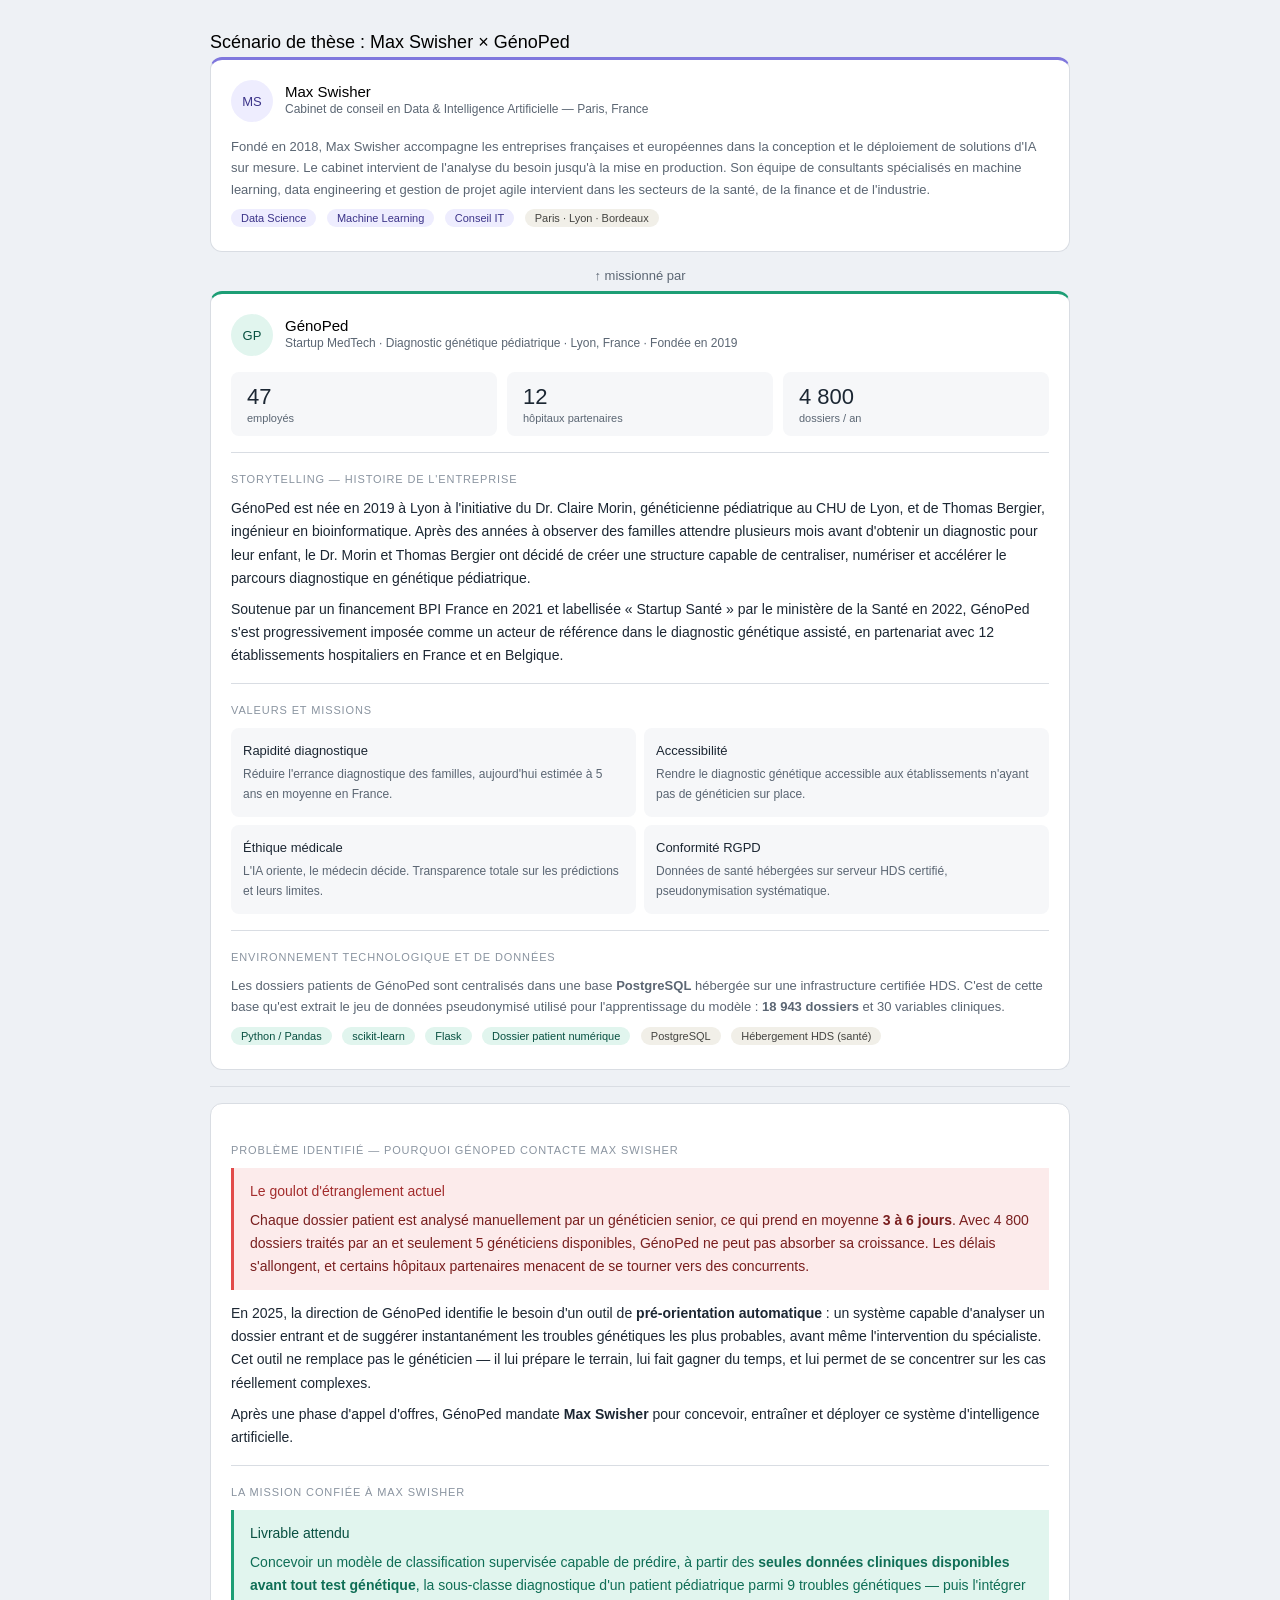
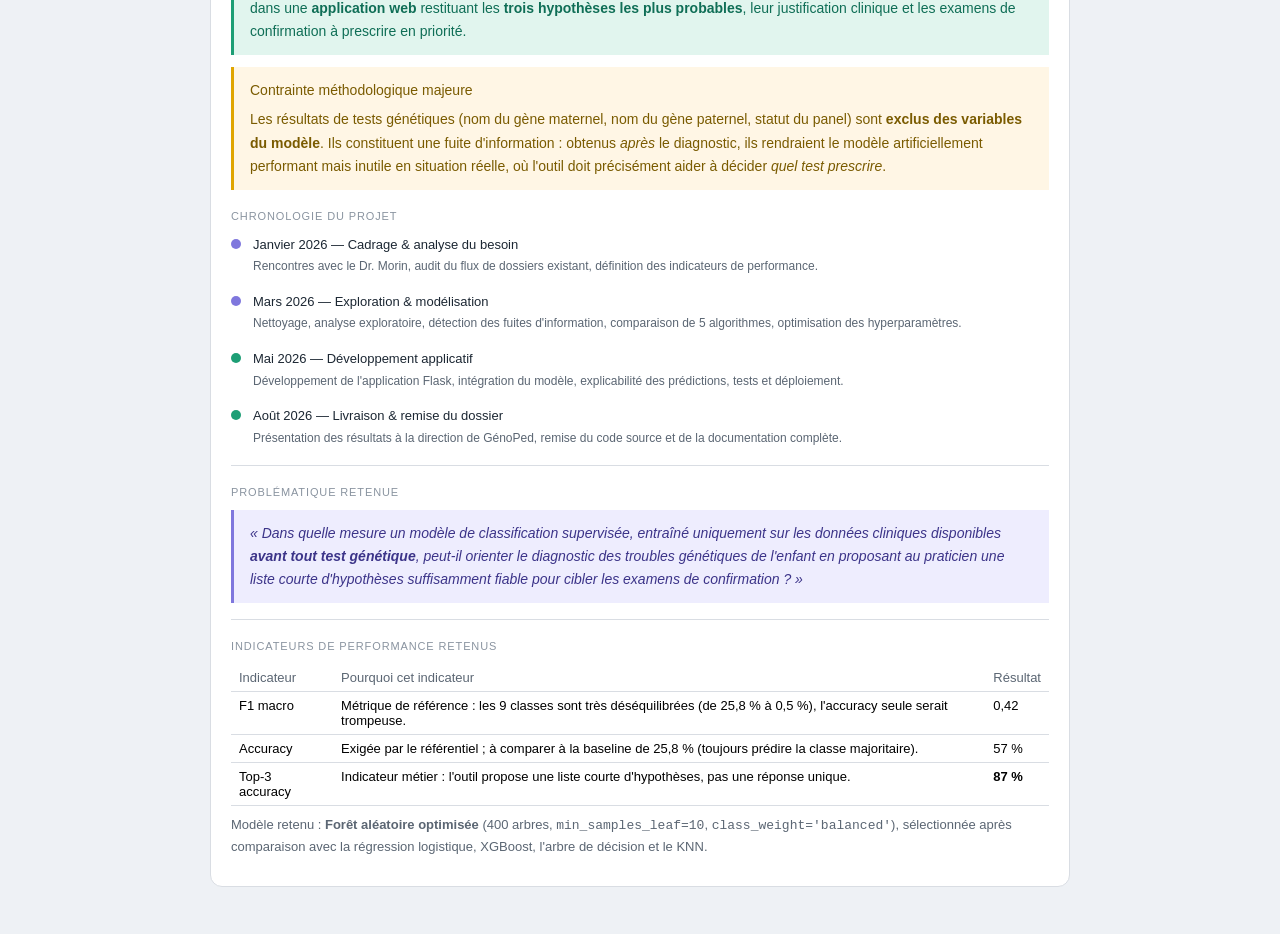
<file: scenario_these_genoped_maxswisher.html>
<!DOCTYPE html>
<html lang="fr">
<head>
<meta charset="utf-8">
<title>Scénario de thèse : Max Swisher × GénoPed</title>
<style>
  :root {
    --color-background-primary: #ffffff;
    --color-background-secondary: #f6f7f9;
    --color-border-tertiary: #d9dde3;
    --color-text-primary: #1c2733;
    --color-text-secondary: #5b6673;
    --color-text-tertiary: #8a94a0;
    --border-radius-md: 8px;
    --border-radius-lg: 12px;
  }
  body { font-family: "Segoe UI", Calibri, Arial, sans-serif; background: #eef1f5; margin: 0; padding: 2rem 1rem; }
  .page { max-width: 860px; margin: 0 auto; }
  .card { background: var(--color-background-primary); border: 0.5px solid var(--color-border-tertiary); border-radius: var(--border-radius-lg); padding: 1.25rem; margin-bottom: 1rem; }
  .badge { display: inline-block; font-size: 11px; font-weight: 500; padding: 3px 10px; border-radius: 20px; margin-right: 6px; margin-bottom: 4px; }
  .badge-purple { background: #EEEDFE; color: #3C3489; }
  .badge-teal { background: #E1F5EE; color: #085041; }
  .badge-gray { background: #F1EFE8; color: #444441; }
  .section-title { font-size: 11px; font-weight: 500; letter-spacing: 0.08em; color: var(--color-text-tertiary); text-transform: uppercase; margin: 1.25rem 0 0.75rem; }
  .divider { border: none; border-top: 0.5px solid var(--color-border-tertiary); margin: 1rem 0; }
  .avatar { width: 42px; height: 42px; border-radius: 50%; display: flex; align-items: center; justify-content: center; font-weight: 500; font-size: 13px; flex-shrink: 0; }
  .timeline-item { display: flex; gap: 12px; margin-bottom: 14px; }
  .timeline-dot { width: 10px; height: 10px; border-radius: 50%; margin-top: 5px; flex-shrink: 0; }
  .stat-grid { display: grid; grid-template-columns: repeat(3, minmax(0, 1fr)); gap: 10px; margin: 1rem 0; }
  .stat-card { background: var(--color-background-secondary); border-radius: var(--border-radius-md); padding: 0.75rem 1rem; }
  .stat-num { font-size: 22px; font-weight: 500; color: var(--color-text-primary); }
  .stat-lbl { font-size: 11px; color: var(--color-text-secondary); margin-top: 2px; }
  .problem-box { border-left: 3px solid #E24B4A; padding: 0.75rem 1rem; background: #FCEBEB; margin: 0.75rem 0; }
  .solution-box { border-left: 3px solid #1D9E75; padding: 0.75rem 1rem; background: #E1F5EE; margin: 0.75rem 0; }
  .quote-box { border-left: 3px solid #7F77DD; padding: 0.75rem 1rem; background: #EEEDFE; margin: 0.75rem 0; font-style: italic; }
  .warn-box { border-left: 3px solid #E0A500; padding: 0.75rem 1rem; background: #FFF6E5; margin: 0.75rem 0; }
  p, li { font-size: 14px; line-height: 1.65; color: var(--color-text-primary); margin: 0 0 8px; }
  h2 { font-size: 18px; font-weight: 500; margin: 0 0 4px; }
  h3 { font-size: 15px; font-weight: 500; margin: 0 0 10px; }
  table { width: 100%; border-collapse: collapse; font-size: 13px; margin: 0.5rem 0; }
  th, td { text-align: left; padding: 6px 8px; border-bottom: 1px solid var(--color-border-tertiary); vertical-align: top; }
  th { color: var(--color-text-secondary); font-weight: 500; }
</style>
</head>
<body>
<div class="page">

<h2>Scénario de thèse : Max Swisher × GénoPed</h2>

<div class="card" style="border-top: 3px solid #7F77DD;">
  <div style="display:flex; align-items:center; gap:12px; margin-bottom:14px;">
    <div class="avatar" style="background:#EEEDFE; color:#3C3489;">MS</div>
    <div>
      <h3 style="margin:0;">Max Swisher</h3>
      <p style="margin:0; font-size:12px; color:var(--color-text-secondary);">Cabinet de conseil en Data &amp; Intelligence Artificielle — Paris, France</p>
    </div>
  </div>
  <p style="font-size:13px; color:var(--color-text-secondary);">Fondé en 2018, Max Swisher accompagne les entreprises françaises et européennes dans la conception et le déploiement de solutions d'IA sur mesure. Le cabinet intervient de l'analyse du besoin jusqu'à la mise en production. Son équipe de consultants spécialisés en machine learning, data engineering et gestion de projet agile intervient dans les secteurs de la santé, de la finance et de l'industrie.</p>
  <div>
    <span class="badge badge-purple">Data Science</span>
    <span class="badge badge-purple">Machine Learning</span>
    <span class="badge badge-purple">Conseil IT</span>
    <span class="badge badge-gray">Paris · Lyon · Bordeaux</span>
  </div>
</div>

<div style="text-align:center; font-size:13px; color:var(--color-text-secondary); margin: 0.5rem 0;">
  ↑ missionné par
</div>

<div class="card" style="border-top: 3px solid #1D9E75;">
  <div style="display:flex; align-items:center; gap:12px; margin-bottom:14px;">
    <div class="avatar" style="background:#E1F5EE; color:#085041;">GP</div>
    <div>
      <h3 style="margin:0;">GénoPed</h3>
      <p style="margin:0; font-size:12px; color:var(--color-text-secondary);">Startup MedTech · Diagnostic génétique pédiatrique · Lyon, France · Fondée en 2019</p>
    </div>
  </div>

  <div class="stat-grid">
    <div class="stat-card"><div class="stat-num">47</div><div class="stat-lbl">employés</div></div>
    <div class="stat-card"><div class="stat-num">12</div><div class="stat-lbl">hôpitaux partenaires</div></div>
    <div class="stat-card"><div class="stat-num">4 800</div><div class="stat-lbl">dossiers / an</div></div>
  </div>

  <hr class="divider">
  <div class="section-title">Storytelling — histoire de l'entreprise</div>
  <p>GénoPed est née en 2019 à Lyon à l'initiative du Dr. Claire Morin, généticienne pédiatrique au CHU de Lyon, et de Thomas Bergier, ingénieur en bioinformatique. Après des années à observer des familles attendre plusieurs mois avant d'obtenir un diagnostic pour leur enfant, le Dr. Morin et Thomas Bergier ont décidé de créer une structure capable de centraliser, numériser et accélérer le parcours diagnostique en génétique pédiatrique.</p>
  <p>Soutenue par un financement BPI France en 2021 et labellisée « Startup Santé » par le ministère de la Santé en 2022, GénoPed s'est progressivement imposée comme un acteur de référence dans le diagnostic génétique assisté, en partenariat avec 12 établissements hospitaliers en France et en Belgique.</p>

  <hr class="divider">
  <div class="section-title">Valeurs et missions</div>
  <div style="display:grid; grid-template-columns: 1fr 1fr; gap:8px; margin-bottom:12px;">
    <div style="background:var(--color-background-secondary); border-radius:var(--border-radius-md); padding:0.75rem;">
      <p style="font-weight:500; font-size:13px; margin-bottom:4px;">Rapidité diagnostique</p>
      <p style="font-size:12px; color:var(--color-text-secondary); margin:0;">Réduire l'errance diagnostique des familles, aujourd'hui estimée à 5 ans en moyenne en France.</p>
    </div>
    <div style="background:var(--color-background-secondary); border-radius:var(--border-radius-md); padding:0.75rem;">
      <p style="font-weight:500; font-size:13px; margin-bottom:4px;">Accessibilité</p>
      <p style="font-size:12px; color:var(--color-text-secondary); margin:0;">Rendre le diagnostic génétique accessible aux établissements n'ayant pas de généticien sur place.</p>
    </div>
    <div style="background:var(--color-background-secondary); border-radius:var(--border-radius-md); padding:0.75rem;">
      <p style="font-weight:500; font-size:13px; margin-bottom:4px;">Éthique médicale</p>
      <p style="font-size:12px; color:var(--color-text-secondary); margin:0;">L'IA oriente, le médecin décide. Transparence totale sur les prédictions et leurs limites.</p>
    </div>
    <div style="background:var(--color-background-secondary); border-radius:var(--border-radius-md); padding:0.75rem;">
      <p style="font-weight:500; font-size:13px; margin-bottom:4px;">Conformité RGPD</p>
      <p style="font-size:12px; color:var(--color-text-secondary); margin:0;">Données de santé hébergées sur serveur HDS certifié, pseudonymisation systématique.</p>
    </div>
  </div>

  <hr class="divider">
  <div class="section-title">Environnement technologique et de données</div>
  <p style="font-size:13px; color:var(--color-text-secondary);">Les dossiers patients de GénoPed sont centralisés dans une base <strong>PostgreSQL</strong> hébergée sur une infrastructure certifiée HDS. C'est de cette base qu'est extrait le jeu de données pseudonymisé utilisé pour l'apprentissage du modèle : <strong>18 943 dossiers</strong> et 30 variables cliniques.</p>
  <div>
    <span class="badge badge-teal">Python / Pandas</span>
    <span class="badge badge-teal">scikit-learn</span>
    <span class="badge badge-teal">Flask</span>
    <span class="badge badge-teal">Dossier patient numérique</span>
    <span class="badge badge-gray">PostgreSQL</span>
    <span class="badge badge-gray">Hébergement HDS (santé)</span>
  </div>
</div>

<hr class="divider">

<div class="card">
  <div class="section-title">Problème identifié — pourquoi GénoPed contacte Max Swisher</div>
  <div class="problem-box">
    <p style="font-weight:500; color:#A32D2D; margin-bottom:6px;">Le goulot d'étranglement actuel</p>
    <p style="color:#791F1F; margin:0;">Chaque dossier patient est analysé manuellement par un généticien senior, ce qui prend en moyenne <strong>3 à 6 jours</strong>. Avec 4 800 dossiers traités par an et seulement 5 généticiens disponibles, GénoPed ne peut pas absorber sa croissance. Les délais s'allongent, et certains hôpitaux partenaires menacent de se tourner vers des concurrents.</p>
  </div>
  <p>En 2025, la direction de GénoPed identifie le besoin d'un outil de <strong>pré-orientation automatique</strong> : un système capable d'analyser un dossier entrant et de suggérer instantanément les troubles génétiques les plus probables, avant même l'intervention du spécialiste. Cet outil ne remplace pas le généticien — il lui prépare le terrain, lui fait gagner du temps, et lui permet de se concentrer sur les cas réellement complexes.</p>
  <p>Après une phase d'appel d'offres, GénoPed mandate <strong>Max Swisher</strong> pour concevoir, entraîner et déployer ce système d'intelligence artificielle.</p>

  <hr class="divider">
  <div class="section-title">La mission confiée à Max Swisher</div>
  <div class="solution-box">
    <p style="font-weight:500; color:#085041; margin-bottom:6px;">Livrable attendu</p>
    <p style="color:#0F6E56; margin:0;">Concevoir un modèle de classification supervisée capable de prédire, à partir des <strong>seules données cliniques disponibles avant tout test génétique</strong>, la sous-classe diagnostique d'un patient pédiatrique parmi 9 troubles génétiques — puis l'intégrer dans une <strong>application web</strong> restituant les <strong>trois hypothèses les plus probables</strong>, leur justification clinique et les examens de confirmation à prescrire en priorité.</p>
  </div>

  <div class="warn-box">
    <p style="font-weight:500; color:#7A5B00; margin-bottom:6px;">Contrainte méthodologique majeure</p>
    <p style="color:#7A5B00; margin:0;">Les résultats de tests génétiques (nom du gène maternel, nom du gène paternel, statut du panel) sont <strong>exclus des variables du modèle</strong>. Ils constituent une fuite d'information : obtenus <em>après</em> le diagnostic, ils rendraient le modèle artificiellement performant mais inutile en situation réelle, où l'outil doit précisément aider à décider <em>quel test prescrire</em>.</p>
  </div>

  <div class="section-title">Chronologie du projet</div>
  <div class="timeline-item">
    <div class="timeline-dot" style="background:#7F77DD;"></div>
    <div><p style="font-weight:500; font-size:13px; margin-bottom:2px;">Janvier 2026 — Cadrage &amp; analyse du besoin</p><p style="font-size:12px; color:var(--color-text-secondary); margin:0;">Rencontres avec le Dr. Morin, audit du flux de dossiers existant, définition des indicateurs de performance.</p></div>
  </div>
  <div class="timeline-item">
    <div class="timeline-dot" style="background:#7F77DD;"></div>
    <div><p style="font-weight:500; font-size:13px; margin-bottom:2px;">Mars 2026 — Exploration &amp; modélisation</p><p style="font-size:12px; color:var(--color-text-secondary); margin:0;">Nettoyage, analyse exploratoire, détection des fuites d'information, comparaison de 5 algorithmes, optimisation des hyperparamètres.</p></div>
  </div>
  <div class="timeline-item">
    <div class="timeline-dot" style="background:#1D9E75;"></div>
    <div><p style="font-weight:500; font-size:13px; margin-bottom:2px;">Mai 2026 — Développement applicatif</p><p style="font-size:12px; color:var(--color-text-secondary); margin:0;">Développement de l'application Flask, intégration du modèle, explicabilité des prédictions, tests et déploiement.</p></div>
  </div>
  <div class="timeline-item">
    <div class="timeline-dot" style="background:#1D9E75;"></div>
    <div><p style="font-weight:500; font-size:13px; margin-bottom:2px;">Août 2026 — Livraison &amp; remise du dossier</p><p style="font-size:12px; color:var(--color-text-secondary); margin:0;">Présentation des résultats à la direction de GénoPed, remise du code source et de la documentation complète.</p></div>
  </div>

  <hr class="divider">
  <div class="section-title">Problématique retenue</div>
  <div class="quote-box">
    <p style="color:#3C3489; margin:0;">« Dans quelle mesure un modèle de classification supervisée, entraîné uniquement sur les données cliniques disponibles <strong>avant tout test génétique</strong>, peut-il orienter le diagnostic des troubles génétiques de l'enfant en proposant au praticien une liste courte d'hypothèses suffisamment fiable pour cibler les examens de confirmation ? »</p>
  </div>

  <hr class="divider">
  <div class="section-title">Indicateurs de performance retenus</div>
  <table>
    <tr><th>Indicateur</th><th>Pourquoi cet indicateur</th><th>Résultat</th></tr>
    <tr><td>F1 macro</td><td>Métrique de référence : les 9 classes sont très déséquilibrées (de 25,8 % à 0,5 %), l'accuracy seule serait trompeuse.</td><td>0,42</td></tr>
    <tr><td>Accuracy</td><td>Exigée par le référentiel ; à comparer à la baseline de 25,8 % (toujours prédire la classe majoritaire).</td><td>57 %</td></tr>
    <tr><td>Top-3 accuracy</td><td>Indicateur métier : l'outil propose une liste courte d'hypothèses, pas une réponse unique.</td><td><strong>87 %</strong></td></tr>
  </table>
  <p style="font-size:13px; color:var(--color-text-secondary);">Modèle retenu : <strong>Forêt aléatoire optimisée</strong> (400 arbres, <code>min_samples_leaf=10</code>, <code>class_weight='balanced'</code>), sélectionnée après comparaison avec la régression logistique, XGBoost, l'arbre de décision et le KNN.</p>
</div>

</div>
</body>
</html>
</file>
